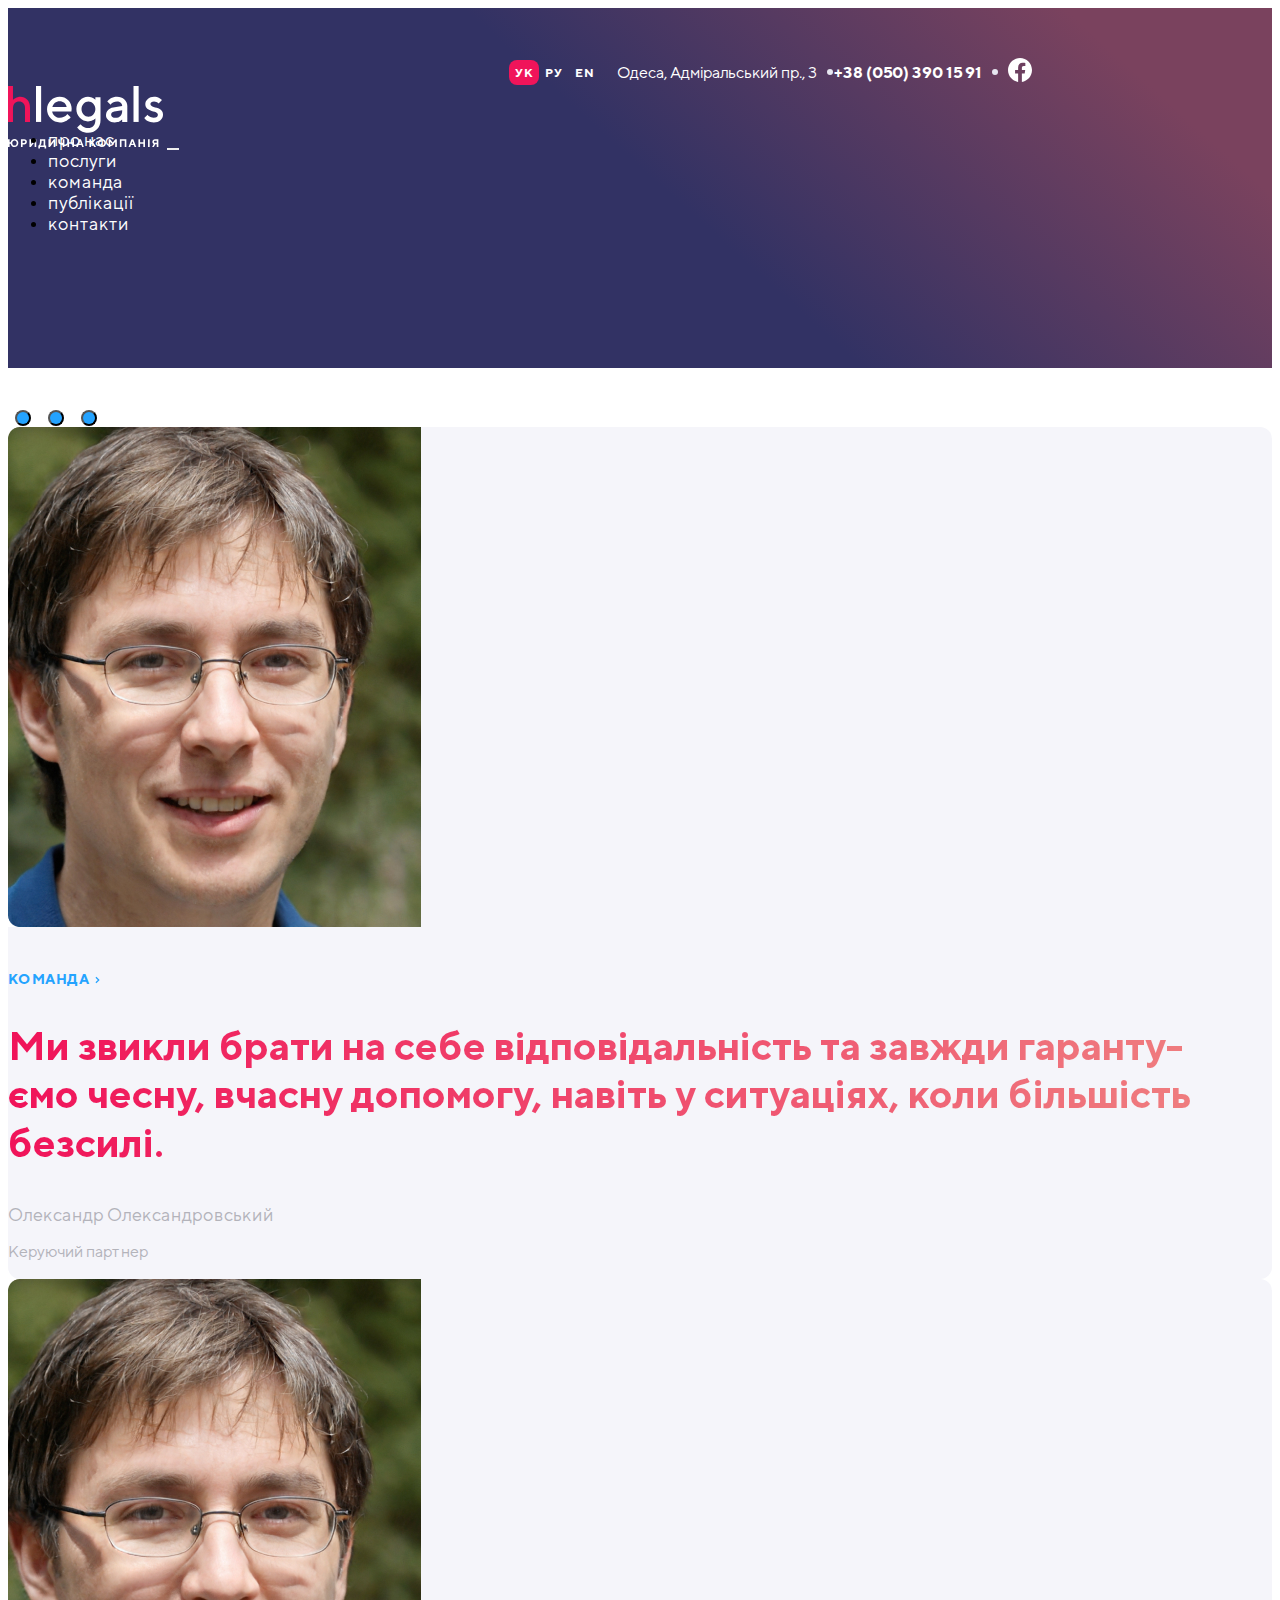
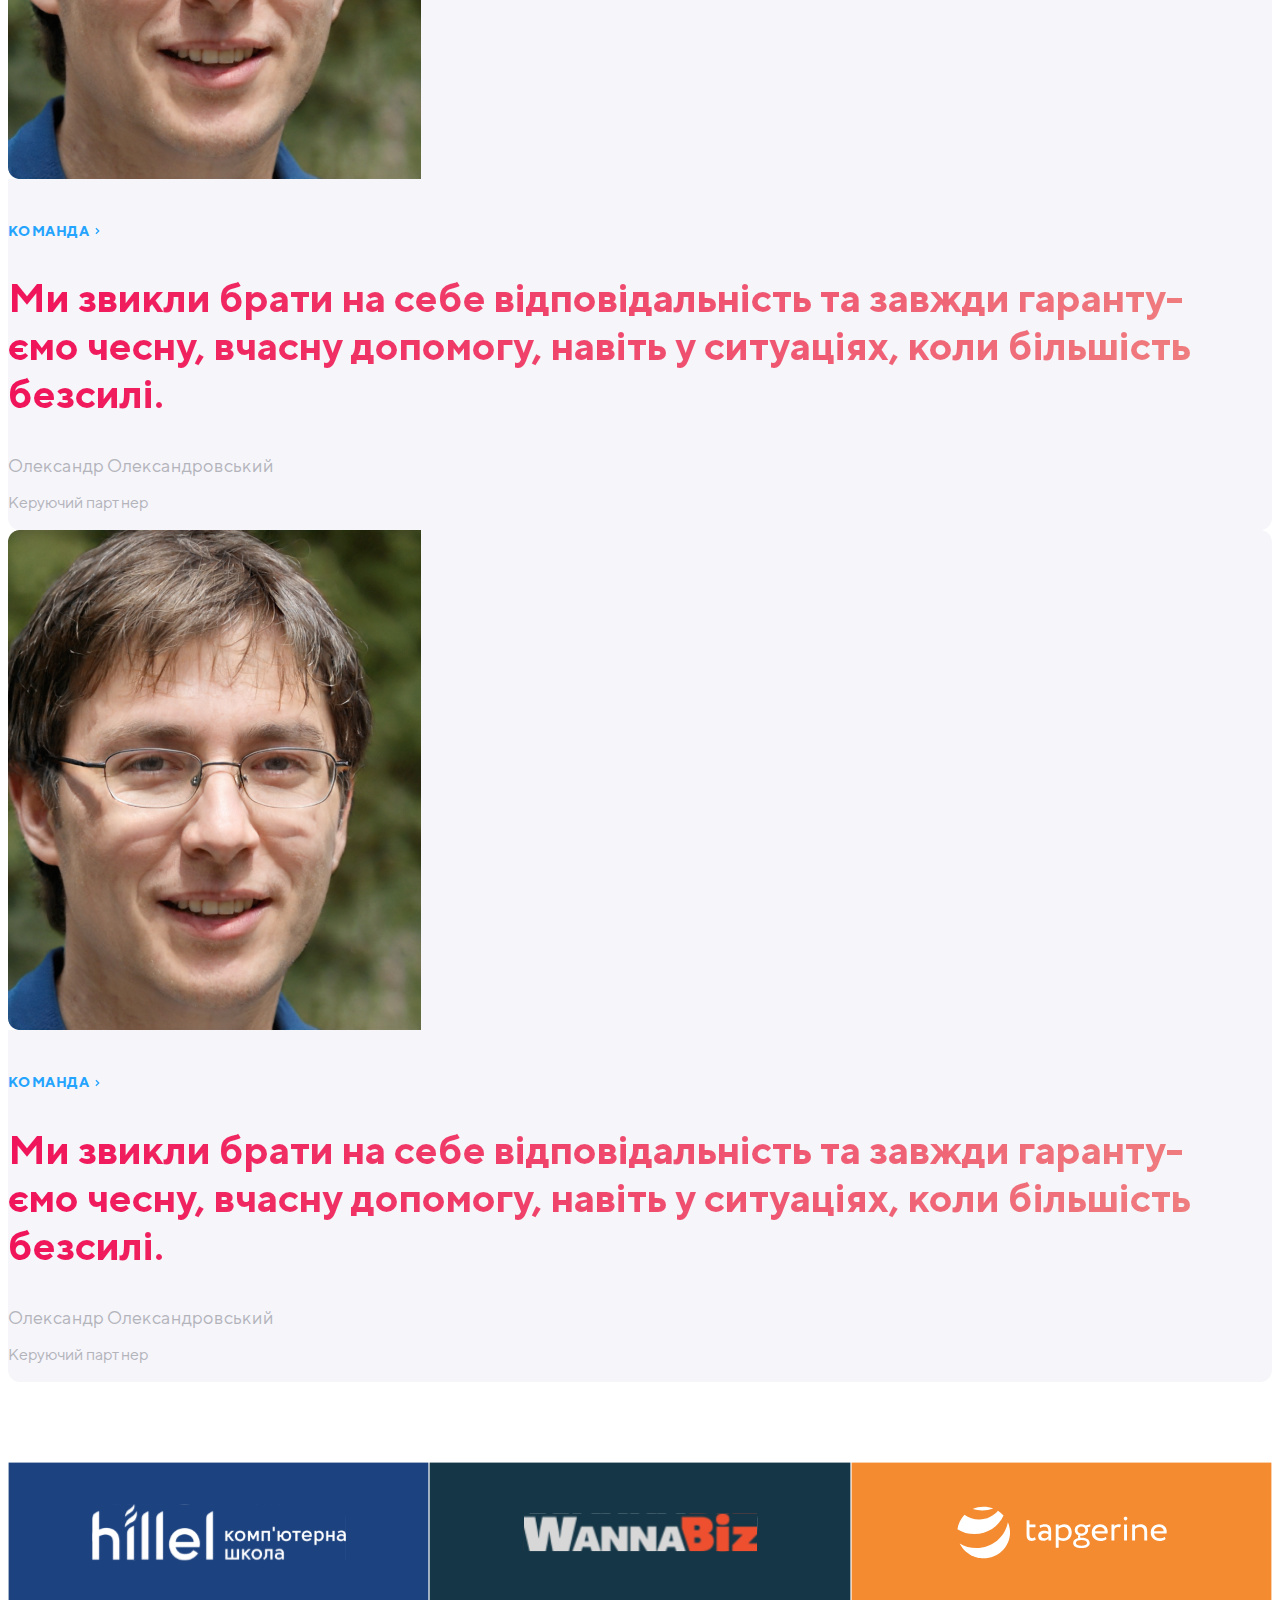
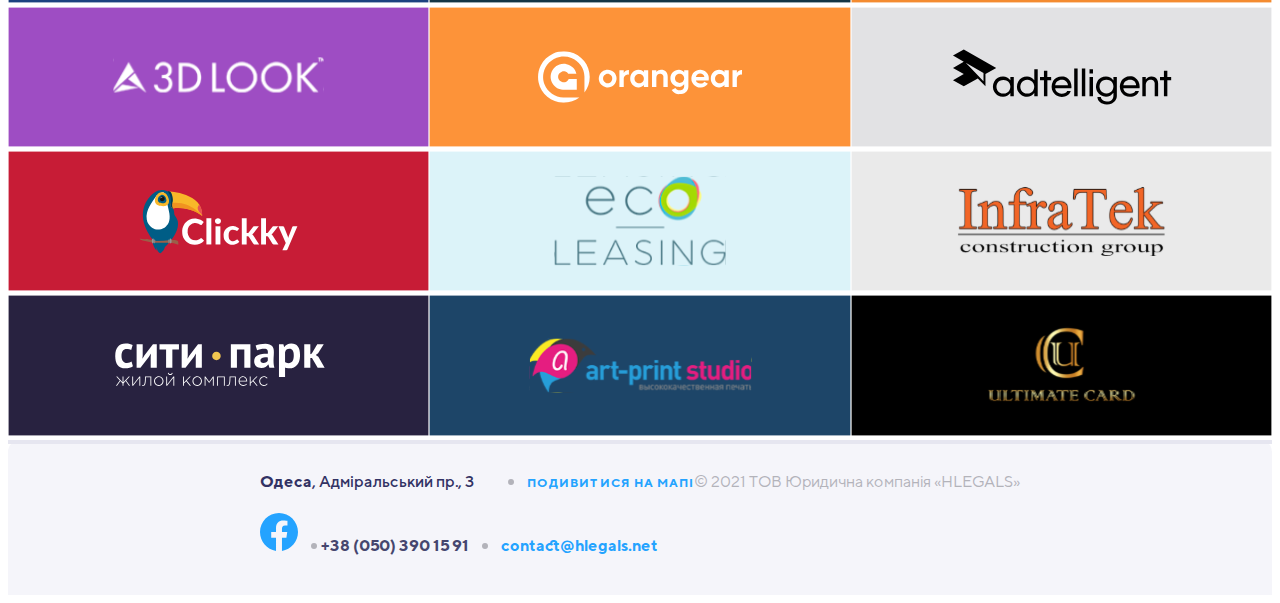
<file: index.html>
<!doctype html>
<html lang="uk">

<head>
    <meta charset="UTF-8">
    <meta name="viewport"
        content="width=device-width, user-scalable=no, initial-scale=1.0, maximum-scale=1.0, minimum-scale=1.0">
    <meta http-equiv="X-UA-Compatible" content="ie=edge">
    <link rel="icon" href="img/favicon.png">
    <link href="https://cdn.jsdelivr.net/npm/bootstrap@5.1.3/dist/css/bootstrap.min.css" rel="stylesheet"
        integrity="sha384-1BmE4kWBq78iYhFldvKuhfTAU6auU8tT94WrHftjDbrCEXSU1oBoqyl2QvZ6jIW3" crossorigin="anonymous">
    <link rel="stylesheet" href="css/style.min.css">
    <title>Hlegals</title>
</head>

<body class="body">

    <div class="body-container">
        <nav class="navbar navbar-expand-lg navbar-light">
            <div class="container navbar-container">
                <div class="navbar-top">
                    <div class="navbar-language">
                        <a href="#" class="navbar-language-item active">УК</a>
                        <a href="#" class="navbar-language-item">РУ</a>
                        <a href="#" class="navbar-language-item">EN</a>
                    </div>
                    <p class="navbar-address">
                        Одеса, Адміральський пр., 3
                    </p>
                    <div class="navbar-dot"></div>
                    <a href="tel:+38(050)3901591" class="navbar-phone">+38 (050) 390 15 91</a>
                    <div class="navbar-dot"></div>
                    <a href="#" class="navbar-social"><img src="img/facebook.svg" alt="facebook"></a>
                </div>
                <a class="navbar-brand" href="#"><img src="img/logo-white.svg" class="navbar-logo" alt="logo"></a>
                <button class="navbar-toggler" type="button" data-bs-toggle="collapse"
                    data-bs-target="#navbarSupportedContent" aria-controls="navbarSupportedContent"
                    aria-expanded="false" aria-label="Toggle navigation">
                    <span class="navbar-toggler-icon"></span>
                </button>
                <div class="collapse navbar-collapse" id="navbarSupportedContent">
                    <ul class="navbar-nav ms-auto mb-2 mb-lg-0">
                        <li class="nav-item">
                            <a class="nav-link" href="about.html">про нас</a>
                        </li>
                        <li class="nav-item">
                            <a class="nav-link" href="#">послуги</a>
                        </li>
                        <li class="nav-item">
                            <a class="nav-link" href="team.html">команда</a>
                        </li>
                        <li class="nav-item">
                            <a class="nav-link" href="#">публікації</a>
                        </li>
                        <li class="nav-item">
                            <a class="nav-link" href="contacts.html">контакти</a>
                        </li>
                    </ul>
                </div>
            </div>
        </nav>

        <section class="intro-sect">

        </section>

        <div class="container">
            <div id="carouselExampleCaptions" class="carousel home-carousel slide" data-bs-ride="carousel">
                <div class="carousel-indicators">
                    <button type="button" data-bs-target="#carouselExampleCaptions" data-bs-slide-to="0" class="active"
                        aria-current="true" aria-label="Slide 1"></button>
                    <button type="button" data-bs-target="#carouselExampleCaptions" data-bs-slide-to="1"
                        aria-label="Slide 2"></button>
                    <button type="button" data-bs-target="#carouselExampleCaptions" data-bs-slide-to="2"
                        aria-label="Slide 3"></button>
                </div>
                <div class="carousel-inner">
                    <div class="carousel-item active">
                        <div class="row">
                            <div class="col-md-4 carousel-item-photo">
                                <img src="img/carousel-img.jpg" alt="Управляющий" class="carousel-img img-fluid">
                            </div>
                            <div class="col-md-8">
                                <a href="team.html" class="carousel-link">
                                    <p class="upper-text">команда</p>
                                </a>
                                <h2 class="section-heading">Ми звикли брати на себе відповідальність та завжди
                                    гарантуємо
                                    чесну, вчасну допомогу, навіть у ситуаціях, коли більшість безсилі.</h2>
                                <div class="carousel-team-info">
                                    <div class="carousel-item-photo-small">
                                        <img src="img/carousel-img-small.png" alt="Управляющий">
                                    </div>
                                    <div class="carousel-info">
                                        <p class="carousel-info-name">Олександр Олек&shy;сан&shy;дро&shy;вський</p>
                                        <p class="carousel-info-role">Керуючий партнер</p>
                                    </div>
                                </div>
                            </div>
                        </div>
                    </div>
                    <div class="carousel-item">
                        <div class="row">
                            <div class="col-md-4 carousel-item-photo">
                                <img src="img/carousel-img.jpg" alt="Управляющий" class="carousel-img img-fluid">
                            </div>
                            <div class="col-md-8">
                                <a href="team.html" class="carousel-link">
                                    <p class="upper-text">команда</p>
                                </a>
                                <h2 class="section-heading">Ми звикли брати на себе відповідальність та завжди
                                    гарантуємо
                                    чесну, вчасну допомогу, навіть у ситуаціях, коли більшість безсилі.</h2>
                                <div class="carousel-team-info">
                                    <div class="carousel-item-photo-small">
                                        <img src="img/carousel-img-small.png" alt="Управляющий">
                                    </div>
                                    <div class="carousel-info">
                                        <p class="carousel-info-name">Олександр Олек&shy;сан&shy;дро&shy;вський</p>
                                        <p class="carousel-info-role">Керуючий партнер</p>
                                    </div>
                                </div>
                            </div>
                        </div>
                    </div>
                    <div class="carousel-item">
                        <div class="row">
                            <div class="col-md-4 carousel-item-photo">
                                <img src="img/carousel-img.jpg" alt="Управляющий" class="carousel-img img-fluid">
                            </div>
                            <div class="col-md-8">
                                <a href="team.html" class="carousel-link">
                                    <p class="upper-text">команда</p>
                                </a>
                                <h2 class="section-heading">Ми звикли брати на себе відповідальність та завжди
                                    гарантуємо
                                    чесну, вчасну допомогу, навіть у ситуаціях, коли більшість безсилі.</h2>
                                <div class="carousel-team-info">
                                    <div class="carousel-item-photo-small">
                                        <img src="img/carousel-img-small.png" alt="Управляющий">
                                    </div>
                                    <div class="carousel-info">
                                        <p class="carousel-info-name">Олександр Олек&shy;сан&shy;дро&shy;вський</p>
                                        <p class="carousel-info-role">Керуючий партнер</p>
                                    </div>
                                </div>
                            </div>
                        </div>
                    </div>
                </div>
            </div>
        </div>

        <section class="clients-sect">
            <div class="clients-container">
                <a href="" class="clients-item"><img src="img/logo/logo-1.svg" alt="Hillel"></a>
                <a href="" class="clients-item"><img src="img/logo/logo-2.svg" alt="WannaBiz"></a>
                <a href="" class="clients-item"><img src="img/logo/logo-3.svg" alt="Tapgerine"></a>
                <a href="" class="clients-item"><img src="img/logo/logo-4.svg" alt="3D Look"></a>
                <a href="" class="clients-item"><img src="img/logo/logo-5.svg" alt="Orangear"></a>
                <a href="" class="clients-item"><img src="img/logo/logo-6.svg" alt="Adtelligent"></a>
                <a href="" class="clients-item"><img src="img/logo/logo-7.svg" alt="Clickky"></a>
                <a href="" class="clients-item"><img src="img/logo/logo-8.svg" alt="Eco Leasing"></a>
                <a href="" class="clients-item"><img src="img/logo/logo-9.svg" alt="InfraTec"></a>
                <a href="" class="clients-item"><img src="img/logo/logo-10.svg" alt="Сити-Парк"></a>
                <a href="" class="clients-item"><img src="img/logo/logo-11.svg" alt="Art-Print Studio"></a>
                <a href="" class="clients-item"><img src="img/logo/logo-12.svg" alt="Ultimate Card"></a>
            </div>
        </section>
    </div>

    <div class="container">
        <div class="footer-separator"></div>
    </div>

    <footer class="footer">
        <div class="container footer-container">
            <div class="contacts">
                <div class="footer-first-line">
                    <span class="footer-address"><span class="footer-address footer-address-city">Одеса</span>,
                        Адміральський пр., 3</span>
                    <div class="footer-dot footer-dot-first"></div>
                    <a href="contacts.html#map" class="footer-address-link">Подивитися на мапі</a>
                </div>
                <div class="footer-second-line">
                    <a class="footer-social-link" href="#"><img src="img/facebook-footer.svg" alt="facebook"></a>
                    <div class="footer-dot footer-dot-second"></div>
                    <a class="footer-phone" href="tel:+380503901591">+38 (050) 390 15 91</a>
                    <div class="footer-dot footer-dot-third"></div>
                    <a href="mailto:contact@hlegals.net" class="footer-email">contact&shy;@hlegals.net</a>
                </div>
            </div>
            <div>
                <div class="footer-copyright">© 2021 ТОВ Юридична компанія «HLEGALS»</div>
            </div>
        </div>
    </footer>

    <script src="https://cdn.jsdelivr.net/npm/bootstrap@5.1.3/dist/js/bootstrap.bundle.min.js"
        integrity="sha384-ka7Sk0Gln4gmtz2MlQnikT1wXgYsOg+OMhuP+IlRH9sENBO0LRn5q+8nbTov4+1p"
        crossorigin="anonymous"></script>
</body>

</html>
</file>
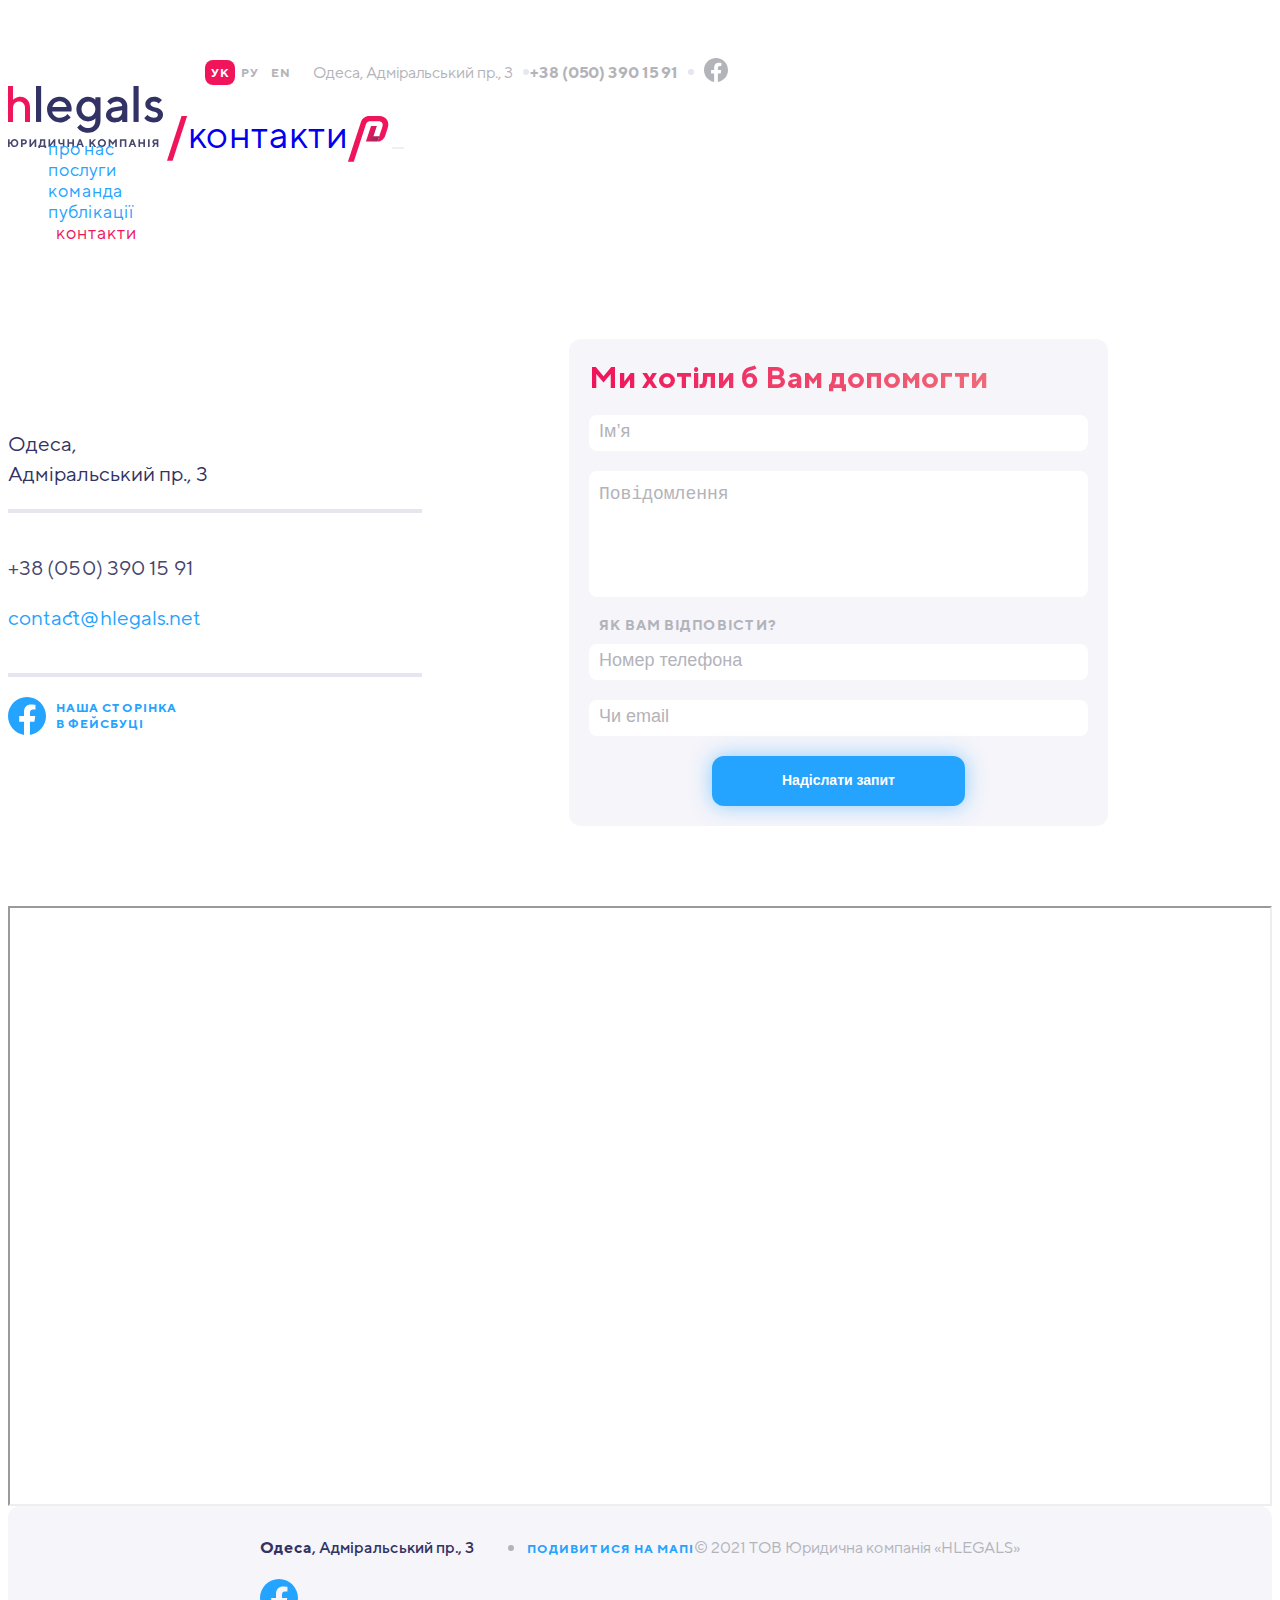
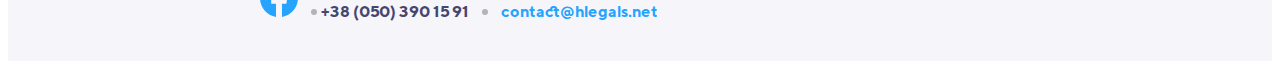
<file: contacts.html>
<!DOCTYPE html>
<html lang="uk">

<head>
    <meta charset="UTF-8">
    <meta http-equiv="X-UA-Compatible" content="IE=edge">
    <meta name="viewport" content="width=device-width, initial-scale=1.0">
    <link rel="icon" href="img/favicon.png">
    <link href="https://cdn.jsdelivr.net/npm/bootstrap@5.1.3/dist/css/bootstrap.min.css" rel="stylesheet"
        integrity="sha384-1BmE4kWBq78iYhFldvKuhfTAU6auU8tT94WrHftjDbrCEXSU1oBoqyl2QvZ6jIW3" crossorigin="anonymous">
    <link rel="stylesheet" href="css/style.min.css">
    <link rel="stylesheet" href="css/contacts.min.css">
    <title>Контакти</title>
</head>

<body class="body second-page">

    <div class="body-container">
        <nav class="navbar navbar-expand-lg navbar-light">
            <div class="container navbar-container">
                <div class="navbar-top">
                    <div class="navbar-language">
                        <a href="#" class="navbar-language-item active">УК</a>
                        <a href="#" class="navbar-language-item">РУ</a>
                        <a href="#" class="navbar-language-item">EN</a>
                    </div>
                    <p class="navbar-address">
                        Одеса, Адміральський пр., 3
                    </p>
                    <div class="navbar-dot"></div>
                    <a href="tel:+38(050)3901591" class="navbar-phone">+38 (050) 390 15 91</a>
                    <div class="navbar-dot"></div>
                    <a href="#" class="navbar-social"><img src="img/facebook-grey.svg" alt="facebook"></a>
                </div>
                <a class="navbar-brand" href="index.html">
                    <img src="img/logo-black.svg" class="navbar-logo" alt="logo">
                    <span class="navbar-brand-more">контакти</span>
                </a>
                <button class="navbar-toggler" type="button" data-bs-toggle="collapse"
                    data-bs-target="#navbarSupportedContent" aria-controls="navbarSupportedContent"
                    aria-expanded="false" aria-label="Toggle navigation">
                    <span class="navbar-toggler-icon"></span>
                </button>
                <div class="collapse navbar-collapse" id="navbarSupportedContent">
                    <ul class="navbar-nav ms-auto mb-2 mb-lg-0">
                        <li class="nav-item">
                            <a class="nav-link" href="about.html">про нас</a>
                        </li>
                        <li class="nav-item">
                            <a class="nav-link" href="#">послуги</a>
                        </li>
                        <li class="nav-item">
                            <a class="nav-link" href="team.html">команда</a>
                        </li>
                        <li class="nav-item">
                            <a class="nav-link" href="#">публікації</a>
                        </li>
                        <li class="nav-item">
                            <a class="nav-link nav-link-active" href="#">контакти</a>
                        </li>
                    </ul>
                </div>
            </div>
        </nav>

        <section class="contacts-sect">
            <div class="container contacts-sect-container">
                <div class="contacts-sect-text">
                    <div class="contacts-sect-text-address"><span
                            class="contacts-sect-text-address contacts-sect-text-address-city">Одеса,</span>
                        <br />Адмі&shy;ра&shy;льський пр., 3
                    </div>
                    <div class="contacts-sect-container-separator contacts-sect-container-separator-first"></div>
                    <a class="contacts-sect-text-phone" href="tel:+380503901591">+38 (050) 390 15 91</a>
                    <a href="mailto:contact@hlegals.net"
                        class="contacts-sect-text-email">contact&shy;@hlegals&shy;.net</a>
                    <div class="contacts-sect-container-separator contacts-sect-container-separator-second"></div>
                    <div class="contacts-sect-text-social">
                        <a class="contacts-sect-text-social-link" href="#"><img src="img/facebook-footer.svg"
                                class="contacts-sect-text-social-link-logo" alt="facebook">
                            <div class="contacts-sect-text-social-text">Наша сторінка<br> в фейсбуці</div>
                        </a>
                    </div>
                </div>
                <form action="some-action" class="contacts-sect-form">
                    <div class="contacts-sect-form-header">Ми хотіли б Вам допо&shy;могти</div>
                    <input type="text" class="contacts-sect-form-name form-input" id="name" placeholder="Iм’я">
                    <textarea name="message" id="message" rows="7" class="contacts-sect-form-message-input form-input"
                        placeholder="Повідомлення"></textarea>
                    <div class="contacts-sect-form-answer-title">Як вам від&shy;повісти?</div>
                    <input class="contacts-sect-form-phone form-input" type="tel" name="phone" id="phone"
                        placeholder="Номер телефона">
                    <input class="contacts-sect-form-email form-input" type="email" name="email" id="email"
                        placeholder="Чи email">
                    <input class="contacts-sect-form-submit" type="submit" value="Надіслати запит">
                </form>
            </div>
        </section>

        <iframe id="map" class="contact-map"
            src="https://maps.google.com/maps?q=%D0%9E%D0%B4%D0%B5%D1%81%D0%B0,%20%D0%90%D0%B4%D0%BC%D1%96%D1%80%D0%B0%D0%BB%D1%8C%D1%81%D1%8C%D0%BA%D0%B8%D0%B9%20%D0%BF%D1%80.,%203&t=&z=13&ie=UTF8&iwloc=&output=embed"></iframe>
    </div>

    <footer class="footer">
        <div class="container footer-container">
            <div class="contacts">
                <div class="footer-first-line">
                    <span class="footer-address"><span class="footer-address footer-address-city">Одеса</span>,
                        Адміральський пр., 3</span>
                    <div class="footer-dot footer-dot-first"></div>
                    <a href="#map" class="footer-address-link">Подивитися на мапі</a>
                </div>
                <div class="footer-second-line">
                    <a class="footer-social-link" href="#"><img src="img/facebook-footer.svg" alt="facebook"></a>
                    <div class="footer-dot footer-dot-second"></div>
                    <a class="footer-phone" href="tel:+380503901591">+38 (050) 390 15 91</a>
                    <div class="footer-dot footer-dot-third"></div>
                    <a href="mailto:contact@hlegals.net" class="footer-email">contact&shy;@hlegals.net</a>
                </div>
            </div>
            <div>
                <div class="footer-copyright">© 2021 ТОВ Юридична компанія «HLEGALS»</div>
            </div>
        </div>
    </footer>

    <script src="https://cdn.jsdelivr.net/npm/bootstrap@5.1.3/dist/js/bootstrap.bundle.min.js"
        integrity="sha384-ka7Sk0Gln4gmtz2MlQnikT1wXgYsOg+OMhuP+IlRH9sENBO0LRn5q+8nbTov4+1p"
        crossorigin="anonymous"></script>

</body>

</html>
</file>
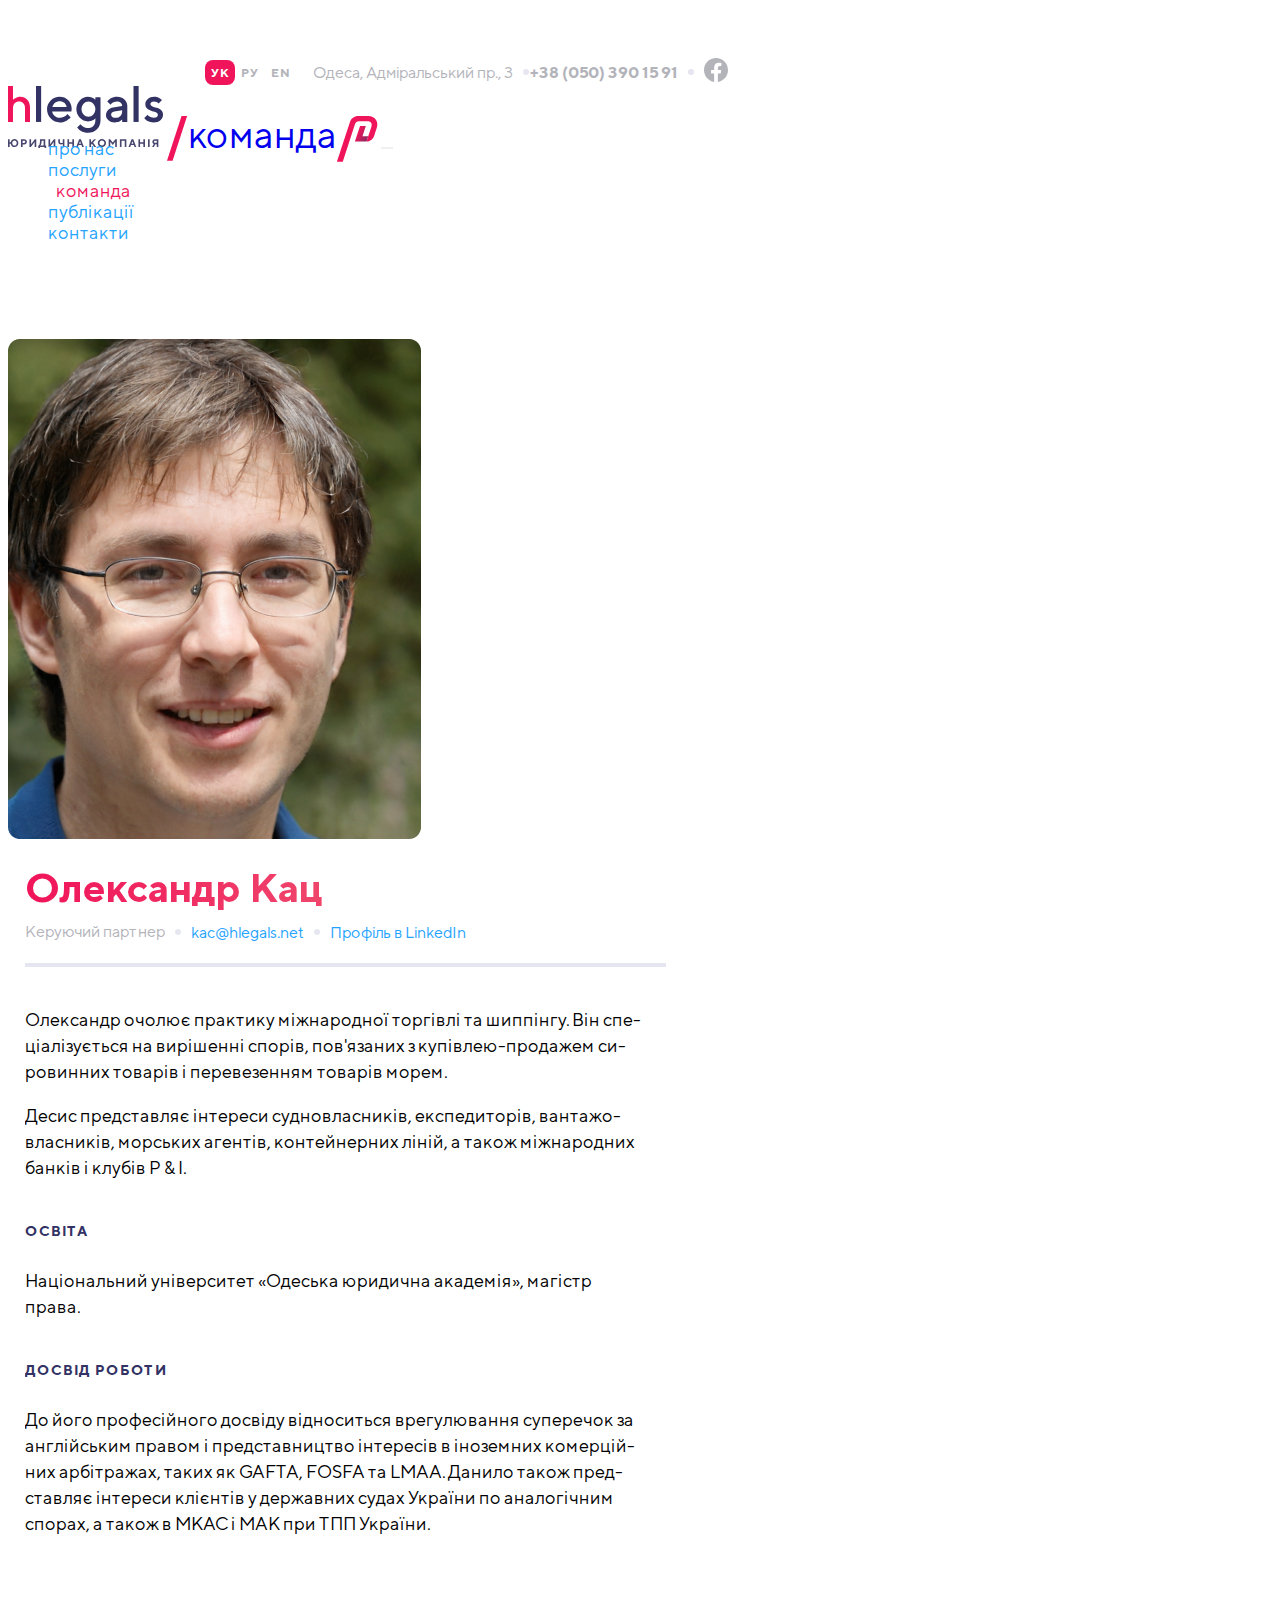
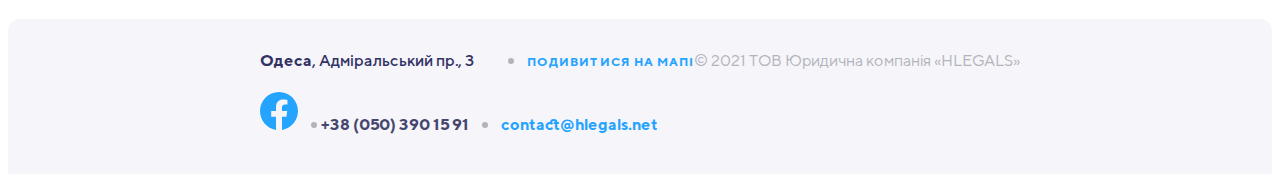
<file: team-member-first.html>
<!DOCTYPE html>
<html lang="uk">

<head>
    <meta charset="UTF-8">
    <meta http-equiv="X-UA-Compatible" content="IE=edge">
    <meta name="viewport" content="width=device-width, initial-scale=1.0">
    <link rel="icon" href="img/favicon.png">
    <link href="https://cdn.jsdelivr.net/npm/bootstrap@5.1.3/dist/css/bootstrap.min.css" rel="stylesheet"
        integrity="sha384-1BmE4kWBq78iYhFldvKuhfTAU6auU8tT94WrHftjDbrCEXSU1oBoqyl2QvZ6jIW3" crossorigin="anonymous">
    <link rel="stylesheet" href="css/style.min.css">
    <link rel="stylesheet" href="css/team-member.min.css">
    <title>Команда</title>
</head>

<body class="body second-page">

    <div class="body-container">
        <nav class="navbar navbar-expand-lg navbar-light">
            <div class="container navbar-container">
                <div class="navbar-top">
                    <div class="navbar-language">
                        <a href="#" class="navbar-language-item active">УК</a>
                        <a href="#" class="navbar-language-item">РУ</a>
                        <a href="#" class="navbar-language-item">EN</a>
                    </div>
                    <p class="navbar-address">
                        Одеса, Адміральський пр., 3
                    </p>
                    <div class="navbar-dot"></div>
                    <a href="tel:+38(050)3901591" class="navbar-phone">+38 (050) 390 15 91</a>
                    <div class="navbar-dot"></div>
                    <a href="#" class="navbar-social"><img src="img/facebook-grey.svg" alt="facebook"></a>
                </div>
                <a class="navbar-brand" href="index.html">
                    <img src="img/logo-black.svg" class="navbar-logo" alt="logo">
                    <span class="navbar-brand-more">команда</span>
                </a>
                <button class="navbar-toggler" type="button" data-bs-toggle="collapse"
                    data-bs-target="#navbarSupportedContent" aria-controls="navbarSupportedContent"
                    aria-expanded="false" aria-label="Toggle navigation">
                    <span class="navbar-toggler-icon"></span>
                </button>
                <div class="collapse navbar-collapse" id="navbarSupportedContent">
                    <ul class="navbar-nav ms-auto mb-2 mb-lg-0">
                        <li class="nav-item">
                            <a class="nav-link" href="about.html">про нас</a>
                        </li>
                        <li class="nav-item">
                            <a class="nav-link" href="#">послуги</a>
                        </li>
                        <li class="nav-item">
                            <a class="nav-link nav-link-active" href="team.html">команда</a>
                        </li>
                        <li class="nav-item">
                            <a class="nav-link" href="#">публікації</a>
                        </li>
                        <li class="nav-item">
                            <a class="nav-link" href="contacts.html">контакти</a>
                        </li>
                    </ul>
                </div>
            </div>
        </nav>

        <section class="team-member-sect">
            <div class="container">
                <div class="row justify-content-center">
                    <div class="col-12 col-sm-6 col-md-4 team-member-photo">
                        <img class="team-member-photo-jpg img-fluid" src="img/team-members/team-member-1.jpg"
                            alt="Team member">
                    </div>
                    <div class="col-12 col-md-6 team-member-sect-info">
                        <div class="team-member-sect-info-header">Олек&shy;сандр Кац</div>
                        <div class="team-member-sect-info-descr">
                            <div class="team-member-sect-info-descr-position">Керуючий партнер</div>
                            <div class="team-member-sect-info-descr-dot"></div>
                            <a class="team-member-sect-info-descr-contact" href="
                            mailto:kac@hlegals.net">kac@hlegals.net</a>
                            <div class="team-member-sect-info-descr-dot"></div>
                            <a class="team-member-sect-info-descr-contact" href="#">Профіль в LinkedIn</a>
                        </div>
                        <div class="team-member-sect-separator"></div>
                        <p class="team-member-sect-biography">Олександр очолює практику міжнародної торгівлі та
                            шиппінгу.
                            Він спеціалізується на вирішенні спорів, пов'язаних з купівлею-продажем сировинних товарів і
                            перевезенням товарів морем.
                        </p>
                        <p class="team-member-sect-biography">Десис представляє інтереси судновласників, експедиторів,
                            вантажовласників, морських агентів, контейнерних ліній, а також міжнародних банків і клубів
                            P &
                            I.
                        </p>
                        <span class="team-member-sect-subtitle">Освіта</span>
                        <p class="team-member-sect-biography">Національний університет «Одеська юридична академія»,
                            магістр
                            права.
                        </p>
                        <span class="team-member-sect-subtitle">Досвід роботи</span>
                        <p class="team-member-sect-biography">До його професійного досвіду відноситься врегулювання
                            суперечок за англійським правом і представництво інтересів в іноземних комерційних
                            арбітражах,
                            таких як GAFTA, FOSFA та LMAA. Данило також представляє інтереси клієнтів у державних судах
                            України по аналогічним спорах, а також в МКАС і МАК при ТПП України.
                        </p>
                    </div>
                </div>
            </div>
        </section>
    </div>

    <footer class="footer">
        <div class="container footer-container">
            <div class="contacts">
                <div class="footer-first-line">
                    <span class="footer-address"><span class="footer-address footer-address-city">Одеса</span>,
                        Адміральський пр., 3</span>
                    <div class="footer-dot footer-dot-first"></div>
                    <a href="contacts.html#map" class="footer-address-link">Подивитися на мапі</a>
                </div>
                <div class="footer-second-line">
                    <a class="footer-social-link" href="#"><img src="img/facebook-footer.svg" alt="facebook"></a>
                    <div class="footer-dot footer-dot-second"></div>
                    <a class="footer-phone" href="tel:+380503901591">+38 (050) 390 15 91</a>
                    <div class="footer-dot footer-dot-third"></div>
                    <a href="mailto:contact@hlegals.net" class="footer-email">contact@hlegals.net</a>
                </div>
            </div>
            <div>
                <div class="footer-copyright">© 2021 ТОВ Юридична компанія «HLEGALS»</div>
            </div>
        </div>
    </footer>

    <script src="https://cdn.jsdelivr.net/npm/bootstrap@5.1.3/dist/js/bootstrap.bundle.min.js"
        integrity="sha384-ka7Sk0Gln4gmtz2MlQnikT1wXgYsOg+OMhuP+IlRH9sENBO0LRn5q+8nbTov4+1p"
        crossorigin="anonymous"></script>

</body>

</html>
</file>
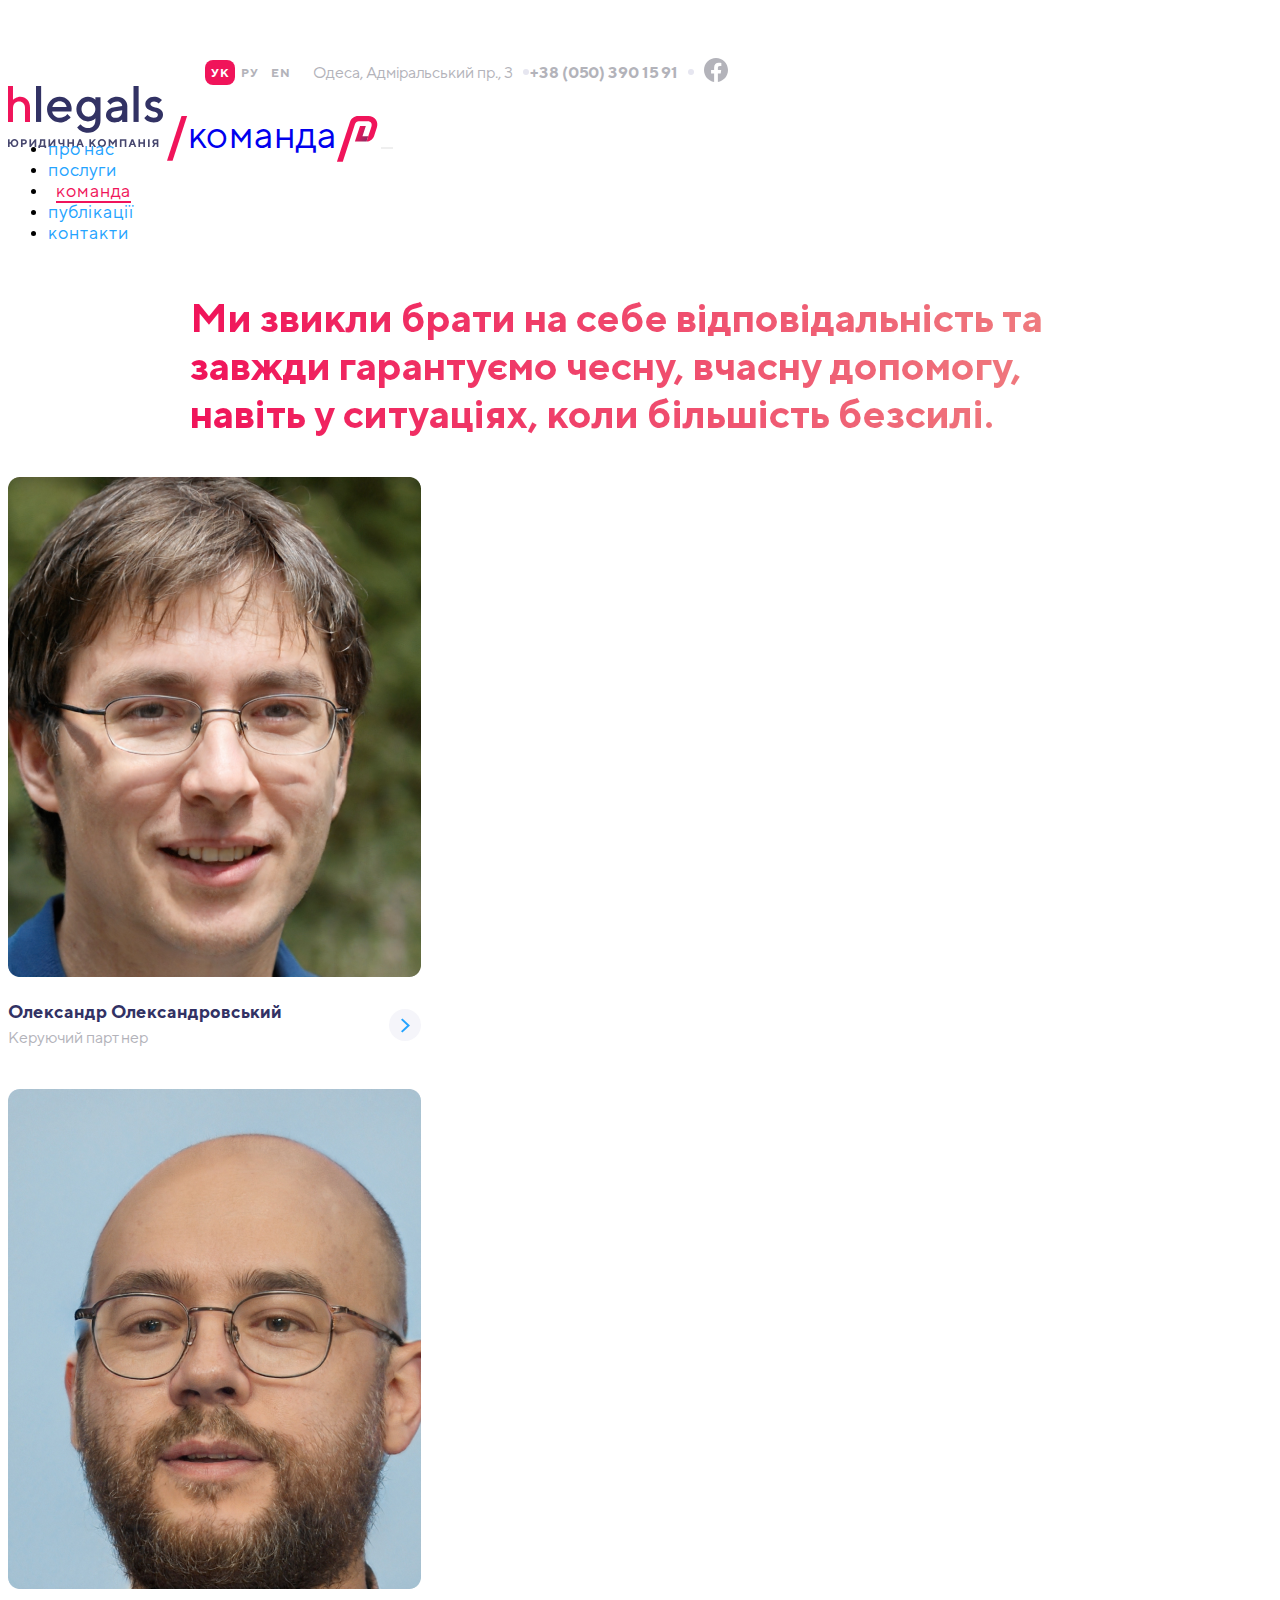
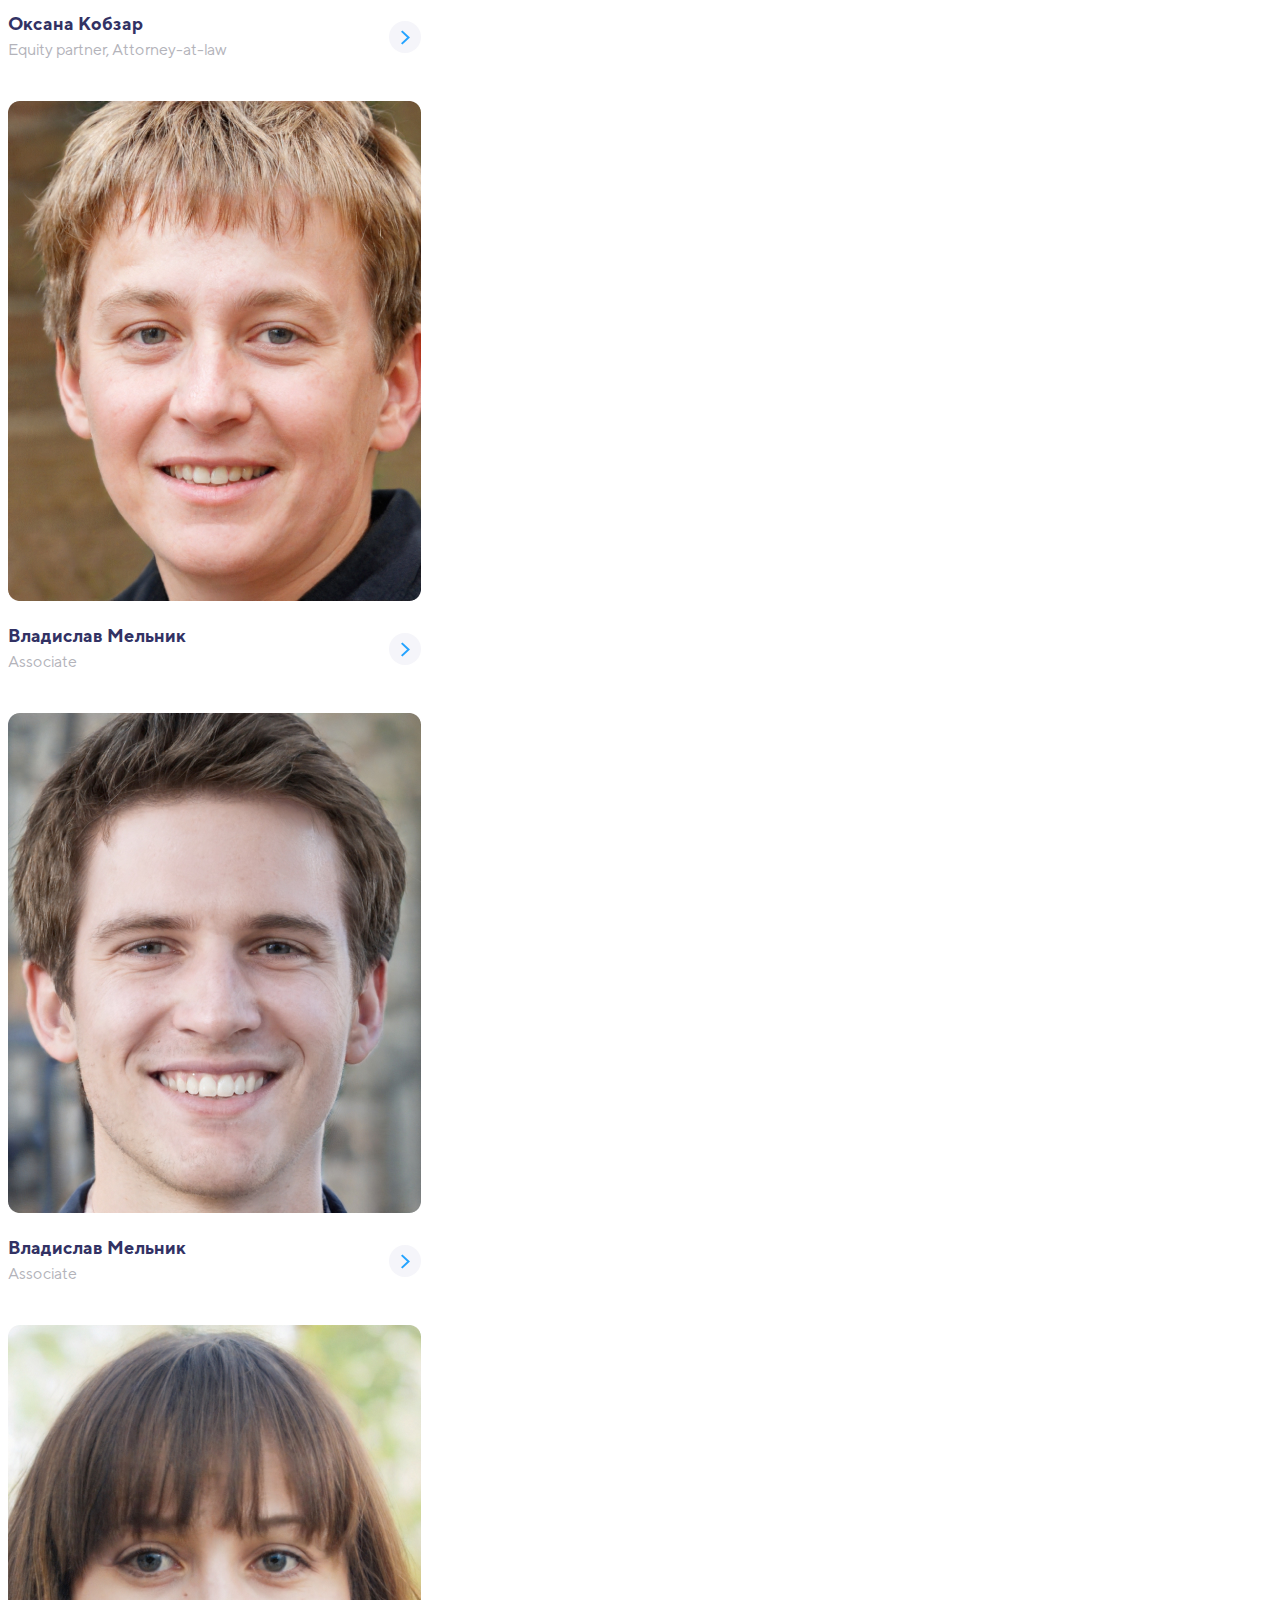
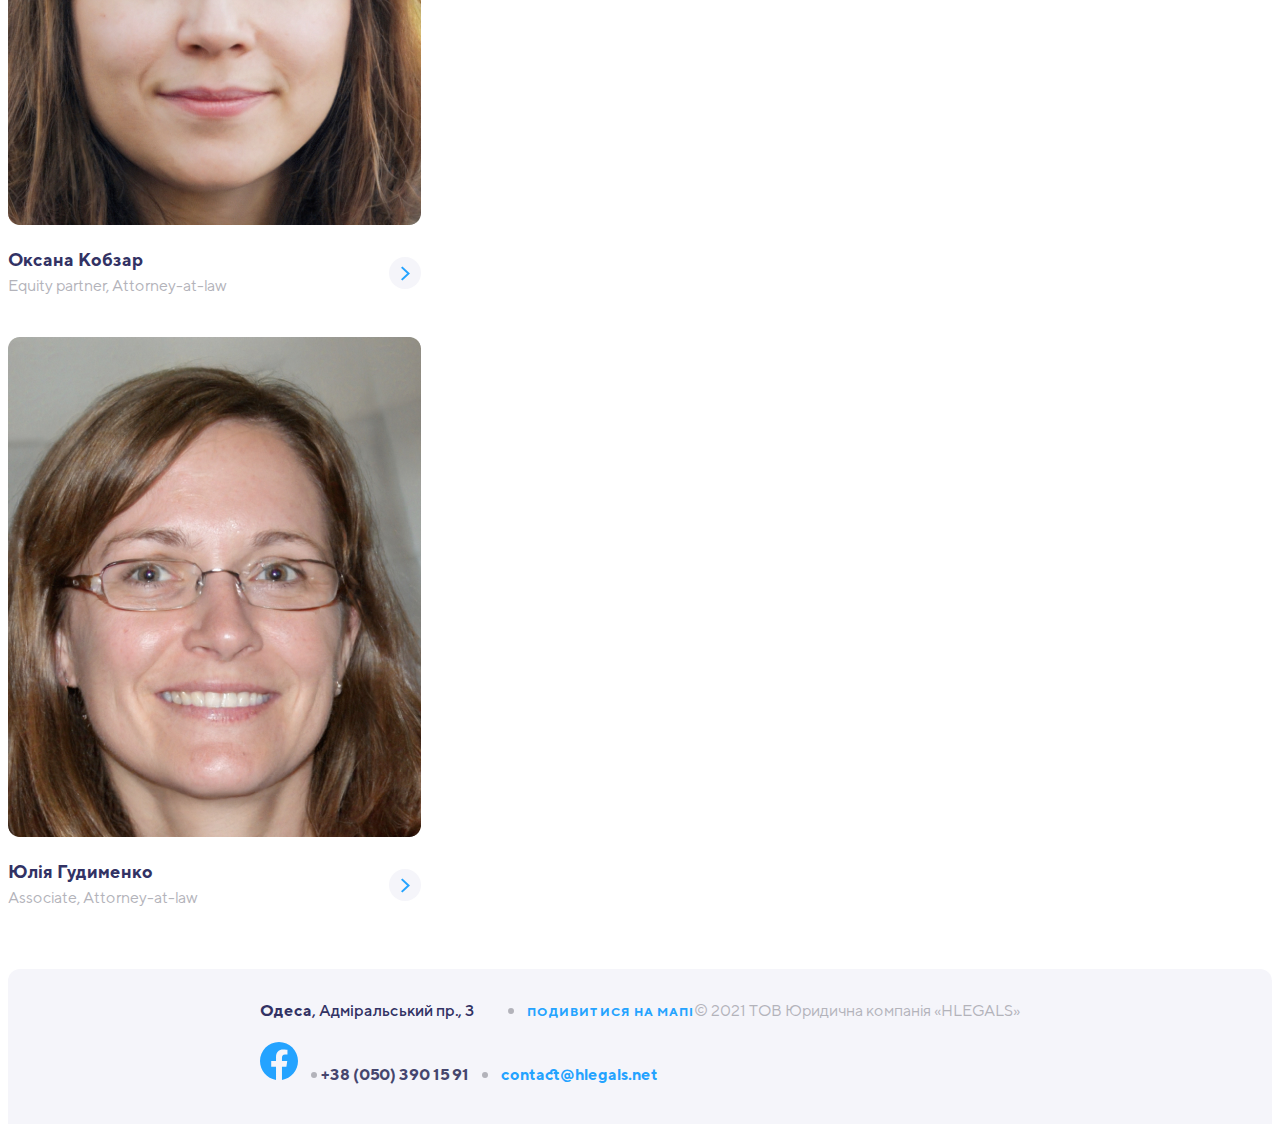
<file: team.html>
<!DOCTYPE html>
<html lang="uk">

<head>
    <meta charset="UTF-8">
    <meta http-equiv="X-UA-Compatible" content="IE=edge">
    <meta name="viewport" content="width=device-width, initial-scale=1.0">
    <link rel="icon" href="img/favicon.png">
    <link href="https://cdn.jsdelivr.net/npm/bootstrap@5.1.3/dist/css/bootstrap.min.css" rel="stylesheet"
        integrity="sha384-1BmE4kWBq78iYhFldvKuhfTAU6auU8tT94WrHftjDbrCEXSU1oBoqyl2QvZ6jIW3" crossorigin="anonymous">
    <link rel="stylesheet" href="css/style.min.css">
    <link rel="stylesheet" href="css/team.min.css">
    <title>Команда</title>
</head>

<body class="body second-page">

    <div class="body-container">
        <nav class="navbar navbar-expand-lg navbar-light">
            <div class="container navbar-container">
                <div class="navbar-top">
                    <div class="navbar-language">
                        <a href="#" class="navbar-language-item active">УК</a>
                        <a href="#" class="navbar-language-item">РУ</a>
                        <a href="#" class="navbar-language-item">EN</a>
                    </div>
                    <p class="navbar-address">
                        Одеса, Адміральський пр., 3
                    </p>
                    <div class="navbar-dot"></div>
                    <a href="tel:+38(050)3901591" class="navbar-phone">+38 (050) 390 15 91</a>
                    <div class="navbar-dot"></div>
                    <a href="#" class="navbar-social"><img src="img/facebook-grey.svg" alt="facebook"></a>
                </div>
                <a class="navbar-brand" href="index.html">
                    <img src="img/logo-black.svg" class="navbar-logo" alt="logo">
                    <span class="navbar-brand-more">команда</span>
                </a>
                <button class="navbar-toggler" type="button" data-bs-toggle="collapse"
                    data-bs-target="#navbarSupportedContent" aria-controls="navbarSupportedContent"
                    aria-expanded="false" aria-label="Toggle navigation">
                    <span class="navbar-toggler-icon"></span>
                </button>
                <div class="collapse navbar-collapse" id="navbarSupportedContent">
                    <ul class="navbar-nav ms-auto mb-2 mb-lg-0">
                        <li class="nav-item">
                            <a class="nav-link" href="about.html">про нас</a>
                        </li>
                        <li class="nav-item">
                            <a class="nav-link" href="#">послуги</a>
                        </li>
                        <li class="nav-item">
                            <a class="nav-link nav-link-active" href="team.html">команда</a>
                        </li>
                        <li class="nav-item">
                            <a class="nav-link" href="#">публікації</a>
                        </li>
                        <li class="nav-item">
                            <a class="nav-link" href="contacts.html">контакти</a>
                        </li>
                    </ul>
                </div>
            </div>
        </nav>

        <section class="team-sect">
            <div class="container team-container">
                <div class="row justify-content-center">
                    <div class="col section-header team-header">
                        Ми звикли брати на себе відповідальність та завжди гарантуємо чесну, вчасну допомогу, навіть у
                        ситуаціях, коли більшість безсилі.
                    </div>
                </div>
                <div class="row justify-content-center row-team">
                    <div class="col-12 col-sm-6 col-md-4 team-member-item">
                        <div class="row item-inner">
                            <div class="col-6 col-sm-12 team-member-pic">
                                <img src="img/team-members/team-member-1.jpg" alt="Наши сотрудники"
                                    class="img-fluid team-member-photo">
                            </div>
                            <div class="col-6 col-sm-12 team-member-description">
                                <div>
                                    <h4 class="team-member-name">Олександр Олек&shy;сан&shy;дро&shy;вський</h4>
                                    <div class="team-member-position">Керуючий партнер</div>
                                </div>
                                <a href="team-member-first.html" class="team-member-link">
                                    <div class="team-member-btn"></div>
                                </a>
                            </div>
                        </div>
                    </div>
                    <div class="col-12 col-sm-6 col-md-4 team-member-item">
                        <div class="row item-inner">
                            <div class="col-6 col-sm-12 team-member-pic">
                                <img src="img/team-members/team-member-2.jpg" alt="Наши сотрудники"
                                    class="img-fluid team-member-photo">
                            </div>
                            <div class="col-6 col-sm-12 team-member-description">
                                <div>
                                    <h4 class="team-member-name">Оксана Кобзар</h4>
                                    <div class="team-member-position">Equity partner, Attorney-at-law</div>
                                </div>
                                <a href="#" class="team-member-link">
                                    <div class="team-member-btn"></div>
                                </a>
                            </div>
                        </div>
                    </div>
                    <div class="col-12 col-sm-6 col-md-4 team-member-item">
                        <div class="row item-inner">
                            <div class="col-6 col-sm-12 team-member-pic">
                                <img src="img/team-members/team-member-3.jpg" alt="Наши сотрудники"
                                    class="img-fluid team-member-photo">
                            </div>
                            <div class="col-6 col-sm-12 team-member-description">
                                <div>
                                    <h4 class="team-member-name">Владислав Мельник</h4>
                                    <div class="team-member-position">Associate</div>
                                </div>
                                <a href="#" class="team-member-link">
                                    <div class="team-member-btn"></div>
                                </a>
                            </div>
                        </div>
                    </div>
                    <div class="col-12 col-sm-6 col-md-4 team-member-item">
                        <div class="row item-inner">
                            <div class="col-6 col-sm-12 team-member-pic">
                                <img src="img/team-members/team-member-4.jpg" alt="Наши сотрудники"
                                    class="img-fluid team-member-photo">
                            </div>
                            <div class="col-6 col-sm-12 team-member-description">
                                <div>
                                    <h4 class="team-member-name">Владислав Мельник</h4>
                                    <div class="team-member-position">Associate</div>
                                </div>
                                <a href="#" class="team-member-link">
                                    <div class="team-member-btn"></div>
                                </a>
                            </div>
                        </div>
                    </div>
                    <div class="col-12 col-sm-6 col-md-4 team-member-item">
                        <div class="row item-inner">
                            <div class="col-6 col-sm-12 team-member-pic">
                                <img src="img/team-members/team-member-5.jpg" alt="Наши сотрудники"
                                    class="img-fluid team-member-photo">
                            </div>
                            <div class="col-6 col-sm-12 team-member-description">
                                <div>
                                    <h4 class="team-member-name">Оксана Кобзар</h4>
                                    <div class="team-member-position">Equity partner, Attorney-at-law</div>
                                </div>
                                <a href="#" class="team-member-link">
                                    <div class="team-member-btn"></div>
                                </a>
                            </div>
                        </div>
                    </div>
                    <div class="col-12 col-sm-6 col-md-4 team-member-item">
                        <div class="row item-inner">
                            <div class="col-6 col-sm-12 team-member-pic">
                                <img src="img/team-members/team-member-6.jpg" alt="Наши сотрудники"
                                    class="img-fluid team-member-photo">
                            </div>
                            <div class="col-6 col-sm-12 team-member-description">
                                <div>
                                    <h4 class="team-member-name">Юлія Гудименко</h4>
                                    <div class="team-member-position">Associate, Attorney-at-law</div>
                                </div>
                                <a href="#" class="team-member-link">
                                    <div class="team-member-btn"></div>
                                </a>
                            </div>
                        </div>
                    </div>
                </div>
            </div>
        </section>
    </div>

    <footer class="footer">
        <div class="container footer-container">
            <div class="contacts">
                <div class="footer-first-line">
                    <span class="footer-address"><span class="footer-address footer-address-city">Одеса</span>,
                        Адміральський пр., 3</span>
                    <div class="footer-dot footer-dot-first"></div>
                    <a href="contacts.html#map" class="footer-address-link">Подивитися на мапі</a>
                </div>
                <div class="footer-second-line">
                    <a class="footer-social-link" href="#"><img src="img/facebook-footer.svg" alt="facebook"></a>
                    <div class="footer-dot footer-dot-second"></div>
                    <a class="footer-phone" href="tel:+380503901591">+38 (050) 390 15 91</a>
                    <div class="footer-dot footer-dot-third"></div>
                    <a href="mailto:contact@hlegals.net" class="footer-email">contact&shy;@hlegals.net</a>
                </div>
            </div>
            <div>
                <div class="footer-copyright">© 2021 ТОВ Юридична компанія «HLEGALS»</div>
            </div>
        </div>
    </footer>

    <script src="https://cdn.jsdelivr.net/npm/bootstrap@5.1.3/dist/js/bootstrap.bundle.min.js"
        integrity="sha384-ka7Sk0Gln4gmtz2MlQnikT1wXgYsOg+OMhuP+IlRH9sENBO0LRn5q+8nbTov4+1p"
        crossorigin="anonymous"></script>

</body>

</html>
</file>
<file: css/style.min.css>
.navbar{position:absolute;width:100%;margin:50px 0}@media (max-width: 992px){.navbar{margin:20px 0 12px}}.navbar-nav .nav-item .nav-link{color:white;font-size:18px;text-align:end}.navbar-nav .nav-item .nav-link:hover{color:#ccc}.navbar-phone{font-weight:bold;text-align:end;margin:0 10px 0 1px}.navbar-phone:hover{color:#ccc}.navbar-dot{width:6px;height:6px;border-radius:50%;background-color:#E6E6F0}.navbar .navbar-toggler{border:0}.navbar .navbar-toggler-icon{background-image:url("data:image/svg+xml,%3csvg xmlns='http://www.w3.org/2000/svg' viewBox='0 0 30 30'%3e%3cpath stroke='rgba%28255, 255, 255, 1%29' stroke-linecap='round' stroke-miterlimit='10' stroke-width='2' d='M4 7h22M4 15h22M4 23h22'/%3e%3c/svg%3e")}.navbar .navbar-toggler:focus{-webkit-box-shadow:none;box-shadow:none}@media (max-width: 992px){.navbar .navbar-toggler{-webkit-box-ordinal-group:4;-ms-flex-order:3;order:3}}.navbar-language{display:-webkit-box;display:-ms-flexbox;display:flex}.navbar-language-item{font-size:12px;color:white;letter-spacing:1px;font-weight:700;text-decoration:none;padding:5px 6px;border-radius:8px}.navbar-language-item.active{background-color:#F0145A}.navbar-language-item:hover{color:#ccc}.navbar .navbar-container{-ms-flex-wrap:wrap;flex-wrap:wrap}.navbar-brand{-webkit-box-ordinal-group:2;-ms-flex-order:1;order:1;z-index:1}@media (max-width: 992px){.navbar-brand{-webkit-box-ordinal-group:3;-ms-flex-order:2;order:2}}.navbar-top{-webkit-box-ordinal-group:3;-ms-flex-order:2;order:2;width:80%;display:-webkit-box;display:-ms-flexbox;display:flex;-webkit-box-pack:end;-ms-flex-pack:end;justify-content:flex-end;margin-bottom:auto;-webkit-box-align:center;-ms-flex-align:center;align-items:center}@media (max-width: 992px){.navbar-top{-webkit-box-ordinal-group:2;-ms-flex-order:1;order:1;width:100%;-webkit-box-pack:justify;-ms-flex-pack:justify;justify-content:space-between}}.navbar-collapse{-webkit-box-ordinal-group:4;-ms-flex-order:3;order:3;margin-top:-40px}.navbar-address,.navbar-phone{color:white;text-decoration:none;margin:0 10px 0 1px}.navbar-address{margin:0 10px 0 16px}.navbar-social{margin-left:10px}@media (max-width: 992px){.navbar-collapse{margin-top:0px}.navbar-container{padding-left:20px;padding-right:20px}.navbar-address,.navbar-social,.navbar-dot{display:none}.navbar-logo{max-width:78px}.navbar-brand{margin-top:10px}.navbar-language,.navbar-phone{margin-bottom:10px}.navbar-phone{color:#B3B3BA}}@media (max-width: 210px){.navbar-phone{display:none}.navbar-nav .nav-item .nav-link{text-align:start}}.second-page .navbar{position:static}.second-page .navbar-toggler-icon{background-image:url("data:image/svg+xml,%3csvg xmlns='http://www.w3.org/2000/svg' viewBox='0 0 30 30'%3e%3cpath stroke='rgba%280, 0, 0, 1%29' stroke-linecap='round' stroke-miterlimit='10' stroke-width='2' d='M4 7h22M4 15h22M4 23h22'/%3e%3c/svg%3e")}.second-page .navbar-nav .nav-item .nav-link{color:#24A3FF}.second-page .navbar-nav .nav-item .nav-link:hover{color:#006ebd}.second-page .navbar-nav .nav-item .nav-link-active{color:#F0145A;border-bottom:2px solid #F0145A;padding:8px 0 0 0;margin:0 8px}.second-page .navbar-nav .nav-item .nav-link-active:hover{color:#c40d47}@media (max-width: 992px){.second-page .navbar-nav .nav-item .nav-link-active{margin-right:0;border-bottom:0px;text-decoration:underline}}.second-page .navbar-top{width:57%}.second-page .navbar-top a,.second-page .navbar-top p{color:#B3B3BA}.second-page .navbar-top .navbar-language-item:hover{color:#9898a2}.second-page .navbar-top .navbar-language .active{color:white}.second-page .navbar-top .navbar-language .active:hover{color:#e6e6e6}.second-page .navbar-top .navbar-phone:hover{color:#9898a2}@media (max-width: 992px){.second-page .navbar-top{width:100%}}.second-page .navbar-brand-more{font-size:38px}.second-page .navbar-brand-more:before,.second-page .navbar-brand-more:after{content:"";background-image:url(../img/slash.svg);display:inline-block;width:21px;height:46px;background-size:contain;background-repeat:no-repeat;vertical-align:middle}.second-page .navbar-brand-more:after{background-image:url(../img/symbol.svg);width:41px}@media (max-width: 992px){.second-page .navbar-brand-more{font-size:19px}.second-page .navbar-brand-more:before,.second-page .navbar-brand-more:after{height:24px}.second-page .navbar-brand-more:before{width:10px}}@media (max-width: 230px){.second-page .navbar-brand-more{display:block;font-size:16px;margin-top:8px}}.footer{background-color:#F5F5FA;border-radius:12px 12px 0 0;display:-webkit-box;display:-ms-flexbox;display:flex;-webkit-box-pack:center;-ms-flex-pack:center;justify-content:center}.footer-separator{width:100%;height:4px;background-color:#E6E6F0;position:relative;margin-bottom:-4px}.footer-container{display:-webkit-inline-box;display:-ms-inline-flexbox;display:inline-flex;-webkit-box-align:start;-ms-flex-align:start;align-items:flex-start;-webkit-box-pack:justify;-ms-flex-pack:justify;justify-content:space-between;padding-top:32px;padding-bottom:40px}@media (max-width: 992px){.footer-container{-webkit-box-orient:vertical;-webkit-box-direction:normal;-ms-flex-direction:column;flex-direction:column;padding-top:23px;padding-bottom:98px;-webkit-box-pack:center;-ms-flex-pack:center;justify-content:center;-webkit-box-align:center;-ms-flex-align:center;align-items:center}}.footer-address{font-size:16px;line-height:19px;font-weight:500;color:#323264;text-align:center}.footer-address-city{font-weight:bold}.footer-address-link{font-size:12px;font-weight:bold;color:#24A3FF;line-height:14px;letter-spacing:1px;text-transform:uppercase;text-align:center}@media (max-width: 500px){.footer-address-link{margin-top:10px}}.footer-phone{font-size:16px;font-weight:bold;color:#46466E;line-height:19px;text-align:center}@media (max-width: 500px){.footer-phone{margin-top:20px;margin-bottom:20px}}.footer-email{font-size:16px;font-weight:bold;color:#24A3FF;line-height:19px;text-align:center}.footer-dot{width:6px;height:6px;border-radius:50%;background-color:#B3B3BA;display:-webkit-inline-box;display:-ms-inline-flexbox;display:inline-flex;margin-bottom:2px}@media (max-width: 500px){.footer-dot{display:none}}.footer-dot-first{margin-left:31px;margin-right:10px}.footer-dot-second{margin-left:10px;margin-right:1px}.footer-dot-third{margin-left:10px;margin-right:10px}.footer-copyright{text-align:right;font-size:16px;line-height:19px;color:#B3B3BA;text-align:center}@media (max-width: 992px){.footer-copyright{margin:20px}}@media (max-width: 500px){.footer-first-line{display:-webkit-box;display:-ms-flexbox;display:flex;-webkit-box-orient:vertical;-webkit-box-direction:normal;-ms-flex-direction:column;flex-direction:column;-webkit-box-align:center;-ms-flex-align:center;align-items:center}}.footer-second-line{margin-top:22px}@media (max-width: 992px){.footer-second-line{margin-top:20px}}@media (max-width: 500px){.footer-second-line{display:-webkit-box;display:-ms-flexbox;display:flex;-webkit-box-orient:vertical;-webkit-box-direction:normal;-ms-flex-direction:column;flex-direction:column;-webkit-box-align:center;-ms-flex-align:center;align-items:center}}@font-face{font-family:'TT Norms';src:url("../fonts/TTNorms-Bold.woff") format("woff"),url("../fonts/TTNorms-Bold.ttf") format("truetype");font-weight:bold;font-style:normal;font-display:swap}@font-face{font-family:'TT Norms';src:url("../fonts/TTNorms-Italic.woff") format("woff"),url("../fonts/TTNorms-Italic.ttf") format("truetype");font-weight:normal;font-style:italic;font-display:swap}@font-face{font-family:'TT Norms';src:url("../fonts/TTNorms-Medium.woff") format("woff"),url("../fonts/TTNorms-Medium.ttf") format("truetype");font-weight:500;font-style:normal;font-display:swap}@font-face{font-family:'TT Norms';src:url("../fonts/TTNorms-MediumItalic.woff") format("woff"),url("../fonts/TTNorms-MediumItalic.ttf") format("truetype");font-weight:500;font-style:italic;font-display:swap}@font-face{font-family:'TT Norms';src:url("../fonts/TTNorms-Regular.woff") format("woff"),url("../fonts/TTNorms-Regular.ttf") format("truetype");font-weight:normal;font-style:normal;font-display:swap}body{font-family:'TT Norms', sans-serif;-webkit-hyphens:auto;-ms-hyphens:auto;hyphens:auto;overflow-x:hidden}.body{display:-ms-grid;display:grid;-ms-grid-rows:1fr auto;grid-template-rows:1fr auto;min-height:100vh}.body-container{-webkit-box-flex:1;-ms-flex-positive:1;flex-grow:1}a{text-decoration:none}.intro-sect{background:linear-gradient(42.01deg, #323264 14.33%, #323264 51.39%, #7A425E 87.53%);padding:180px 0}.carousel{margin:40px 0 80px}.carousel-indicators{bottom:-60px}.carousel-indicators [data-bs-target]{background-color:#24A3FF;width:16px;height:16px;border-radius:50%;margin:0 7px}.home-carousel .carousel-item{background-color:#F5F5FA;border-radius:12px;padding-right:40px}@media (max-width: 767px){.home-carousel .carousel-item{padding:20px}}@media (max-width: 150px){.home-carousel .carousel-item{padding:20px}}.home-carousel .carousel-item-photo{padding-right:40px}@media (max-width: 767px){.home-carousel .carousel-item-photo{display:none}}.home-carousel .carousel-item .upper-text{margin:40px 0 3px;font-size:14px;font-weight:700;line-height:16.5px;letter-spacing:1px;color:#24A3FF;text-transform:uppercase}.home-carousel .carousel-item .upper-text:hover{color:#008bf0}@media (max-width: 767px){.home-carousel .carousel-item .upper-text{margin-top:0}}.home-carousel .carousel-item .upper-text:after{content:"";background-image:url(../img/team-link.svg);width:5px;height:9px;margin-left:5px;display:inline-block;background-position:center;background-repeat:no-repeat;background-size:contain}.home-carousel .carousel-item .section-heading{font-size:42px;line-height:50px;font-weight:bold;color:#F0145A;background-image:linear-gradient(90.13deg, #F0145A .84%, #EF8080 99.96%);-webkit-background-clip:text;background-clip:transparent;-webkit-text-fill-color:transparent;-moz-text-fill-color:transparent;margin-bottom:20px;font-size:calc( 32px + 10 * ((100vw - 375px) / 1065));line-height:calc( 38px + 12 * ((100vw - 375px) / 1065))}.home-carousel .carousel-item .carousel-team-info{display:-webkit-box;display:-ms-flexbox;display:flex;-webkit-box-align:center;-ms-flex-align:center;align-items:center}.home-carousel .carousel-item-photo-small{display:none}@media (max-width: 767px){.home-carousel .carousel-item-photo-small{display:block;margin-right:10px}}.home-carousel .carousel-item .carousel-info-name{color:#B3B3BA;margin-bottom:5px;font-weight:400;font-size:18px;line-height:21px}@media (max-width: 767px){.home-carousel .carousel-item .carousel-info-name{font-weight:500}}.home-carousel .carousel-item .carousel-info-role{color:#B3B3BA;font-size:16px;line-height:22px}@media (max-width: 767px){.home-carousel .carousel-item .carousel-info-role{margin-bottom:0}}@media (max-width: 130px){.home-carousel{display:none}}.clients-container{display:-ms-grid;display:grid;-ms-grid-columns:(1fr)[4];grid-template-columns:repeat(4, 1fr)}.clients-container img{width:100%}@media (max-width: 1280px){.clients-container{-ms-grid-columns:(1fr)[3];grid-template-columns:repeat(3, 1fr)}}@media (max-width: 768px){.clients-container{-ms-grid-columns:(1fr)[2];grid-template-columns:repeat(2, 1fr)}}
/*# sourceMappingURL=style.min.css.map */
</file>
<file: css/contacts.min.css>
@font-face{font-family:'TT Norms';src:url("../fonts/TTNorms-Bold.woff") format("woff"),url("../fonts/TTNorms-Bold.ttf") format("truetype");font-weight:bold;font-style:normal;font-display:swap}@font-face{font-family:'TT Norms';src:url("../fonts/TTNorms-Italic.woff") format("woff"),url("../fonts/TTNorms-Italic.ttf") format("truetype");font-weight:normal;font-style:italic;font-display:swap}@font-face{font-family:'TT Norms';src:url("../fonts/TTNorms-Medium.woff") format("woff"),url("../fonts/TTNorms-Medium.ttf") format("truetype");font-weight:500;font-style:normal;font-display:swap}@font-face{font-family:'TT Norms';src:url("../fonts/TTNorms-MediumItalic.woff") format("woff"),url("../fonts/TTNorms-MediumItalic.ttf") format("truetype");font-weight:500;font-style:italic;font-display:swap}@font-face{font-family:'TT Norms';src:url("../fonts/TTNorms-Regular.woff") format("woff"),url("../fonts/TTNorms-Regular.ttf") format("truetype");font-weight:normal;font-style:normal;font-display:swap}*{-webkit-box-sizing:border-box;box-sizing:border-box;-webkit-hyphens:auto;-ms-hyphens:auto;hyphens:auto;overflow-x:hidden}.contacts-sect{padding-top:30px;padding-bottom:80px}@media (max-width: 600px){.contacts-sect{padding-top:0;padding-bottom:40px}}.contacts-sect-container{display:-webkit-box;display:-ms-flexbox;display:flex;-webkit-box-pack:justify;-ms-flex-pack:justify;justify-content:space-between;-webkit-box-align:center;-ms-flex-align:center;align-items:center;max-width:1100px}@media (max-width: 1200px){.contacts-sect-container{max-width:960px}}@media (max-width: 992px){.contacts-sect-container{-webkit-box-orient:vertical;-webkit-box-direction:normal;-ms-flex-direction:column;flex-direction:column;padding-right:0;padding-left:0}}.contacts-sect-container-separator{border:2px solid #E6E6F0}.contacts-sect-container-separator-first{margin:20px 0 40px}.contacts-sect-container-separator-second{margin:40px 0 20px}.contacts-sect-text{width:414px;display:-webkit-box;display:-ms-flexbox;display:flex;-webkit-box-orient:vertical;-webkit-box-direction:normal;-ms-flex-direction:column;flex-direction:column;-webkit-box-pack:center;-ms-flex-pack:center;justify-content:center}@media (max-width: 1200px){.contacts-sect-text{margin-left:0}}@media (max-width: 992px){.contacts-sect-text{margin:0 8px 40px}}@media (max-width: 600px){.contacts-sect-text{max-width:100%;padding-left:20px;padding-right:30px}}.contacts-sect-text-address{font-size:21px;line-height:30px;color:#323264}@media (max-width: 600px){.contacts-sect-text-address-city{font-weight:500}}.contacts-sect-text-phone{font-size:21px;line-height:30px;color:#46466E}.contacts-sect-text-email{font-size:21px;line-height:30px;color:#24A3FF;display:block;margin-top:20px}.contacts-sect-text-social-link{display:-webkit-box;display:-ms-flexbox;display:flex;margin-right:10px;-webkit-box-align:center;-ms-flex-align:center;align-items:center}@media (max-width: 200px){.contacts-sect-text-social-link{-webkit-box-orient:vertical;-webkit-box-direction:normal;-ms-flex-direction:column;flex-direction:column;-webkit-box-pack:start;-ms-flex-pack:start;justify-content:flex-start;-webkit-box-align:start;-ms-flex-align:start;align-items:flex-start}}.contacts-sect-text-social-link-logo{margin-right:10px}.contacts-sect-text-social-text{font-size:12px;line-height:16px;letter-spacing:1px;font-weight:bold;color:#24A3FF;text-transform:uppercase}.contacts-sect-text-social-text:hover{color:#008bf0}@media (max-width: 200px){.contacts-sect-text-social-text{margin-top:10px}}.contacts-sect-form{background-color:#F5F5FA;border-radius:12px;padding:20px;-ms-flex-preferred-size:49%;flex-basis:49%;text-align:center;width:527px}@media (max-width: 600px){.contacts-sect-form{width:100%;border-radius:0}}.contacts-sect-form-col{margin-right:110px}@media (max-width: 1200px){.contacts-sect-form-col{margin-right:0}}.contacts-sect-form-header{font-size:calc( 22px + 10 * ((100vw - 375px) / 1065));line-height:calc( 26px + 12 * ((100vw - 375px) / 1065));font-weight:bold;color:#F0145A;background-image:linear-gradient(90.13deg, #F0145A .84%, #EF8080 99.96%);-webkit-background-clip:text;background-clip:transparent;-webkit-text-fill-color:transparent;-moz-text-fill-color:transparent;margin-bottom:20px;text-align:left}.contacts-sect-form-answer-title{font-size:14px;line-height:17px;letter-spacing:1px;font-weight:bold;color:#B3B3BA;text-transform:uppercase;margin-left:10px;margin-bottom:10px;text-align:left}.contacts-sect-form-message-input{resize:none}.contacts-sect-form .form-input{display:block;width:100%;border:none;border-radius:8px;padding:10px 0 11px 10px;margin-top:0;margin-bottom:20px;outline:none}.contacts-sect-form .form-input::-webkit-input-placeholder{font-size:18px;line-height:26px;color:#B3B3BA}.contacts-sect-form .form-input:-ms-input-placeholder{font-size:18px;line-height:26px;color:#B3B3BA}.contacts-sect-form .form-input::-ms-input-placeholder{font-size:18px;line-height:26px;color:#B3B3BA}.contacts-sect-form .form-input::placeholder{font-size:18px;line-height:26px;color:#B3B3BA}.contacts-sect-form-submit{font-size:14px;line-height:17px;font-weight:bold;color:white;border-radius:12px;background-color:#24A3FF;-webkit-box-shadow:0px 0px 20px rgba(36,163,255,0.5);box-shadow:0px 0px 20px rgba(36,163,255,0.5);border:none;padding:16px 70px 17px}@media (max-width: 305px){.contacts-sect-form-submit{width:100%;padding-left:0;padding-right:0}}.contacts-sect-form-submit:hover{background-color:#008bf0}.contact-map{display:block;width:100%;height:600px}
/*# sourceMappingURL=contacts.min.css.map */
</file>
<file: css/team-member.min.css>
@font-face{font-family:'TT Norms';src:url("../fonts/TTNorms-Bold.woff") format("woff"),url("../fonts/TTNorms-Bold.ttf") format("truetype");font-weight:bold;font-style:normal;font-display:swap}@font-face{font-family:'TT Norms';src:url("../fonts/TTNorms-Italic.woff") format("woff"),url("../fonts/TTNorms-Italic.ttf") format("truetype");font-weight:normal;font-style:italic;font-display:swap}@font-face{font-family:'TT Norms';src:url("../fonts/TTNorms-Medium.woff") format("woff"),url("../fonts/TTNorms-Medium.ttf") format("truetype");font-weight:500;font-style:normal;font-display:swap}@font-face{font-family:'TT Norms';src:url("../fonts/TTNorms-MediumItalic.woff") format("woff"),url("../fonts/TTNorms-MediumItalic.ttf") format("truetype");font-weight:500;font-style:italic;font-display:swap}@font-face{font-family:'TT Norms';src:url("../fonts/TTNorms-Regular.woff") format("woff"),url("../fonts/TTNorms-Regular.ttf") format("truetype");font-weight:normal;font-style:normal;font-display:swap}*{-webkit-box-sizing:border-box;box-sizing:border-box;-webkit-hyphens:auto;-ms-hyphens:auto;hyphens:auto;overflow-x:hidden}.team-member-sect{padding-top:30px}@media (max-width: 575px){.team-member-sect{padding-top:0;margin-left:8px;margin-right:8px}}.team-member-sect-info{margin:20px 17px 64px;max-width:641px}@media (max-width: 575px){.team-member-sect-info{margin-bottom:24px}}.team-member-sect-info-header{font-size:42px;line-height:50px;font-weight:bold;color:#F0145A;background-image:linear-gradient(90.13deg, #F0145A .84%, #EF8080 99.96%);-webkit-background-clip:text;background-clip:transparent;-webkit-text-fill-color:transparent;-moz-text-fill-color:transparent;margin-bottom:10px;font-size:calc( 32px + 10 * ((100vw - 375px) / 1065));line-height:calc( 38px + 12 * ((100vw - 375px) / 1065))}.team-member-sect-info-descr{display:-webkit-box;display:-ms-flexbox;display:flex;-webkit-box-pack:start;-ms-flex-pack:start;justify-content:flex-start;-webkit-box-align:center;-ms-flex-align:center;align-items:center}@media (max-width: 575px){.team-member-sect-info-descr{-webkit-box-orient:vertical;-webkit-box-direction:normal;-ms-flex-direction:column;flex-direction:column;-webkit-box-align:start;-ms-flex-align:start;align-items:flex-start}}.team-member-sect-info-descr-position{font-size:16px;line-height:22px;color:#B3B3BA}.team-member-sect-info-descr-contact{font-size:16px;line-height:19px;color:#24A3FF}@media (max-width: 575px){.team-member-sect-info-descr-contact{margin-top:10px}}.team-member-sect-info-descr-contact:hover{cursor:pointer}.team-member-sect-info-descr-dot{width:6px;height:6px;border-radius:50%;background-color:#E6E6F0;margin-left:10px;margin-right:10px}@media (max-width: 575px){.team-member-sect-info-descr-dot{display:none}}.team-member-sect-separator{border:2px solid #E6E6F0;margin-top:20px;margin-bottom:40px}@media (max-width: 575px){.team-member-sect-separator{margin-bottom:20px}}.team-member-sect-biography{font-size:18px;line-height:26px;color:black;padding-right:20px}.team-member-sect-subtitle{font-size:14px;line-height:17px;letter-spacing:1px;font-weight:bold;color:#323264;text-transform:uppercase;padding-top:24px;padding-bottom:10px;display:block}@media (max-width: 575px){.team-member-sect-subtitle{padding-top:4px}}
/*# sourceMappingURL=team-member.min.css.map */
</file>
<file: css/team.min.css>
@font-face{font-family:'TT Norms';src:url("../fonts/TTNorms-Bold.woff") format("woff"),url("../fonts/TTNorms-Bold.ttf") format("truetype");font-weight:bold;font-style:normal;font-display:swap}@font-face{font-family:'TT Norms';src:url("../fonts/TTNorms-Italic.woff") format("woff"),url("../fonts/TTNorms-Italic.ttf") format("truetype");font-weight:normal;font-style:italic;font-display:swap}@font-face{font-family:'TT Norms';src:url("../fonts/TTNorms-Medium.woff") format("woff"),url("../fonts/TTNorms-Medium.ttf") format("truetype");font-weight:500;font-style:normal;font-display:swap}@font-face{font-family:'TT Norms';src:url("../fonts/TTNorms-MediumItalic.woff") format("woff"),url("../fonts/TTNorms-MediumItalic.ttf") format("truetype");font-weight:500;font-style:italic;font-display:swap}@font-face{font-family:'TT Norms';src:url("../fonts/TTNorms-Regular.woff") format("woff"),url("../fonts/TTNorms-Regular.ttf") format("truetype");font-weight:normal;font-style:normal;font-display:swap}*{-webkit-box-sizing:border-box;box-sizing:border-box;-webkit-hyphens:auto;-ms-hyphens:auto;hyphens:auto}.team-header{font-family:'TT Norms', sans-serif;font-size:42px;line-height:50px;font-weight:bold;margin:30px auto 40px;max-width:900px;color:#F0145A;background-image:linear-gradient(90.13deg, #F0145A .84%, #EF8080 99.96%);-webkit-background-clip:text;background-clip:transparent;-webkit-text-fill-color:transparent;-moz-text-fill-color:transparent;font-size:calc( 32px + 10 * ((100vw - 375px) / 1065));line-height:calc( 38px + 12 * ((100vw - 375px) / 1065))}@media (max-width: 992px){.team-header{margin:0 5px 0}}@media (max-width: 280px){.team-header{font-size:15px;line-height:25px}}.team-member-item{margin-top:40px;max-width:413px}@media (max-width: 575px){.team-member-item{max-width:680px;display:-webkit-box;display:-ms-flexbox;display:flex;-webkit-box-orient:horizontal;-webkit-box-direction:normal;-ms-flex-direction:row;flex-direction:row;margin-top:20px}}.team-member-description{display:-webkit-box;display:-ms-flexbox;display:flex;-webkit-box-align:center;-ms-flex-align:center;align-items:center;-webkit-box-pack:justify;-ms-flex-pack:justify;justify-content:space-between;max-width:413px;margin-top:20px}@media (max-width: 575px){.team-member-description{-webkit-box-orient:vertical;-webkit-box-direction:normal;-ms-flex-direction:column;flex-direction:column;-webkit-box-pack:end;-ms-flex-pack:end;justify-content:flex-end;-webkit-box-align:start;-ms-flex-align:start;align-items:flex-start;margin-top:20px}}.team-member-name{font-family:'TT Norms', sans-serif;font-size:18px;line-height:21px;text-align:left;color:#323264;margin-top:0;margin-bottom:5px}.team-member-position{font-family:'TT Norms', sans-serif;font-size:16px;line-height:22px;text-align:left;color:#B3B3BA}.team-member-btn{width:32px;height:32px;border-radius:50%;background:url(../img/vector-icon.svg) center center/27% no-repeat;background-color:#F5F5FA}.team-member-btn:hover{background-color:#b6b6bc}@media (max-width: 992px){.team-member-link{margin-top:10px}}.row-team{margin-bottom:60px}@media (max-width: 992px){.row-team{margin-bottom:40px}}.item-inner{display:-webkit-box;display:-ms-flexbox;display:flex;-webkit-box-orient:vertical;-webkit-box-direction:normal;-ms-flex-direction:column;flex-direction:column}@media (max-width: 575px){.item-inner{-webkit-box-orient:horizontal;-webkit-box-direction:normal;-ms-flex-direction:row;flex-direction:row}}@media (max-width: 220px){.item-inner{-webkit-box-orient:vertical;-webkit-box-direction:normal;-ms-flex-direction:column;flex-direction:column}}@media (max-width: 575px){.col-6{width:47%}}
/*# sourceMappingURL=team.min.css.map */
</file>
